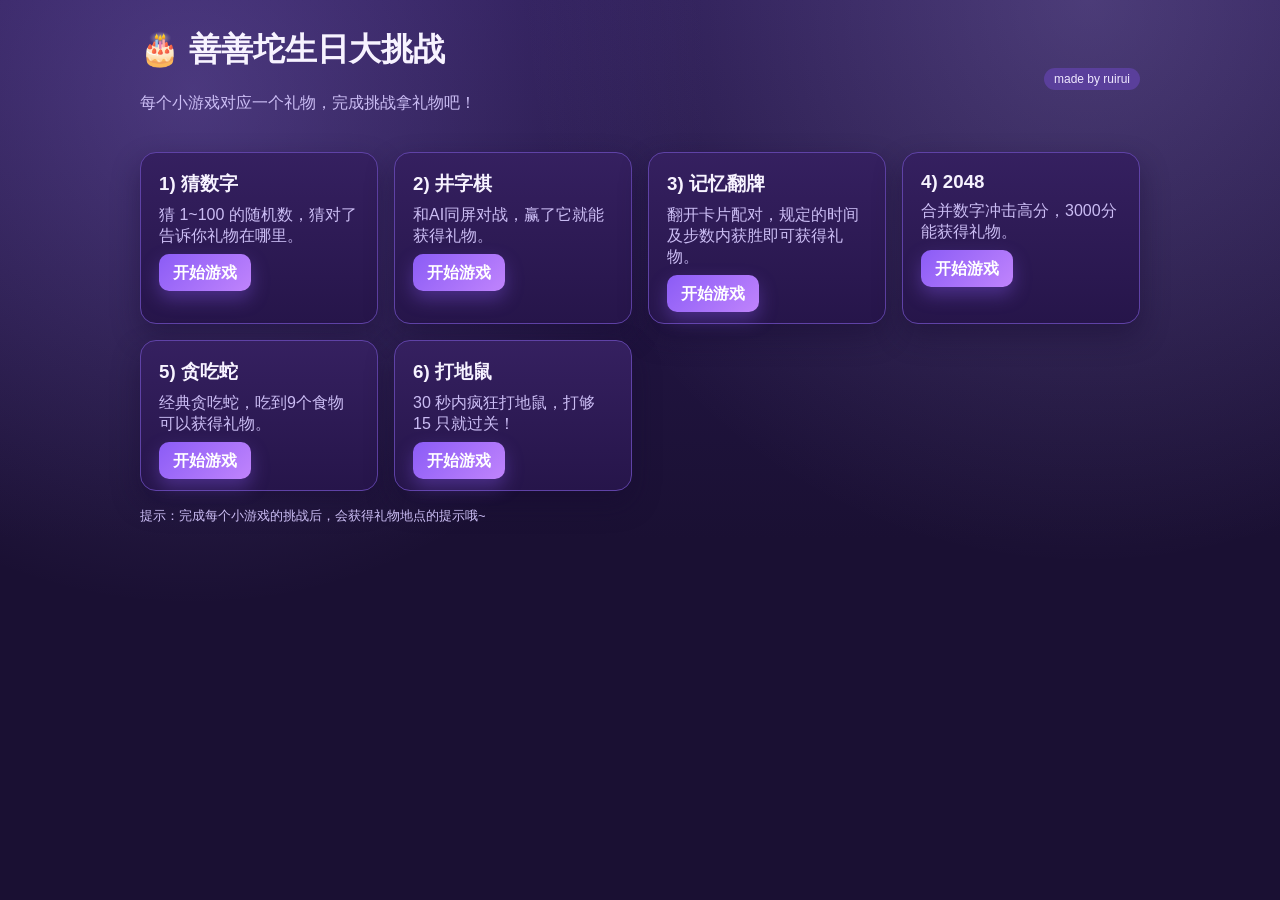
<file: index.html>
<!doctype html>
<html lang="zh-CN">
  <head>
    <meta charset="UTF-8" />
    <meta name="viewport" content="width=device-width, initial-scale=1.0" />
    <title>善善坨生日礼物大挑战</title>
    <link rel="stylesheet" href="./styles.css" />
  </head>
  <body>
    <div class="container">
      <div class="topbar">
        <div>
          <h1>🎂 善善坨生日大挑战</h1>
          <p class="subtitle">每个小游戏对应一个礼物，完成挑战拿礼物吧！</p>
        </div>
        <span class="badge">made by ruirui</span>
      </div>

      <div class="grid">
        <div class="card">
          <h3>1) 猜数字</h3>
          <p>猜 1~100 的随机数，猜对了告诉你礼物在哪里。</p>
          <a class="link-btn" href="./game1-guess-number.html">开始游戏</a>
        </div>

        <div class="card">
          <h3>2) 井字棋</h3>
          <p>和AI同屏对战，赢了它就能获得礼物。</p>
          <a class="link-btn" href="./game2-tic-tac-toe.html">开始游戏</a>
        </div>

        <div class="card">
          <h3>3) 记忆翻牌</h3>
          <p>翻开卡片配对，规定的时间及步数内获胜即可获得礼物。</p>
          <a class="link-btn" href="./game3-memory.html">开始游戏</a>
        </div>

        <div class="card">
          <h3>4) 2048</h3>
          <p>合并数字冲击高分，3000分能获得礼物。</p>
          <a class="link-btn" href="./game4-2048.html">开始游戏</a>
        </div>

        <div class="card">
          <h3>5) 贪吃蛇</h3>
          <p>经典贪吃蛇，吃到9个食物可以获得礼物。</p>
          <a class="link-btn" href="./game5-snake.html">开始游戏</a>
        </div>

        <div class="card">
          <h3>6) 打地鼠</h3>
          <p>30 秒内疯狂打地鼠，打够 15 只就过关！</p>
          <a class="link-btn" href="./game6-reaction.html">开始游戏</a>
        </div>
      </div>

      <p class="footer-note">提示：完成每个小游戏的挑战后，会获得礼物地点的提示哦~</p>
    </div>
  </body>
</html>
</file>
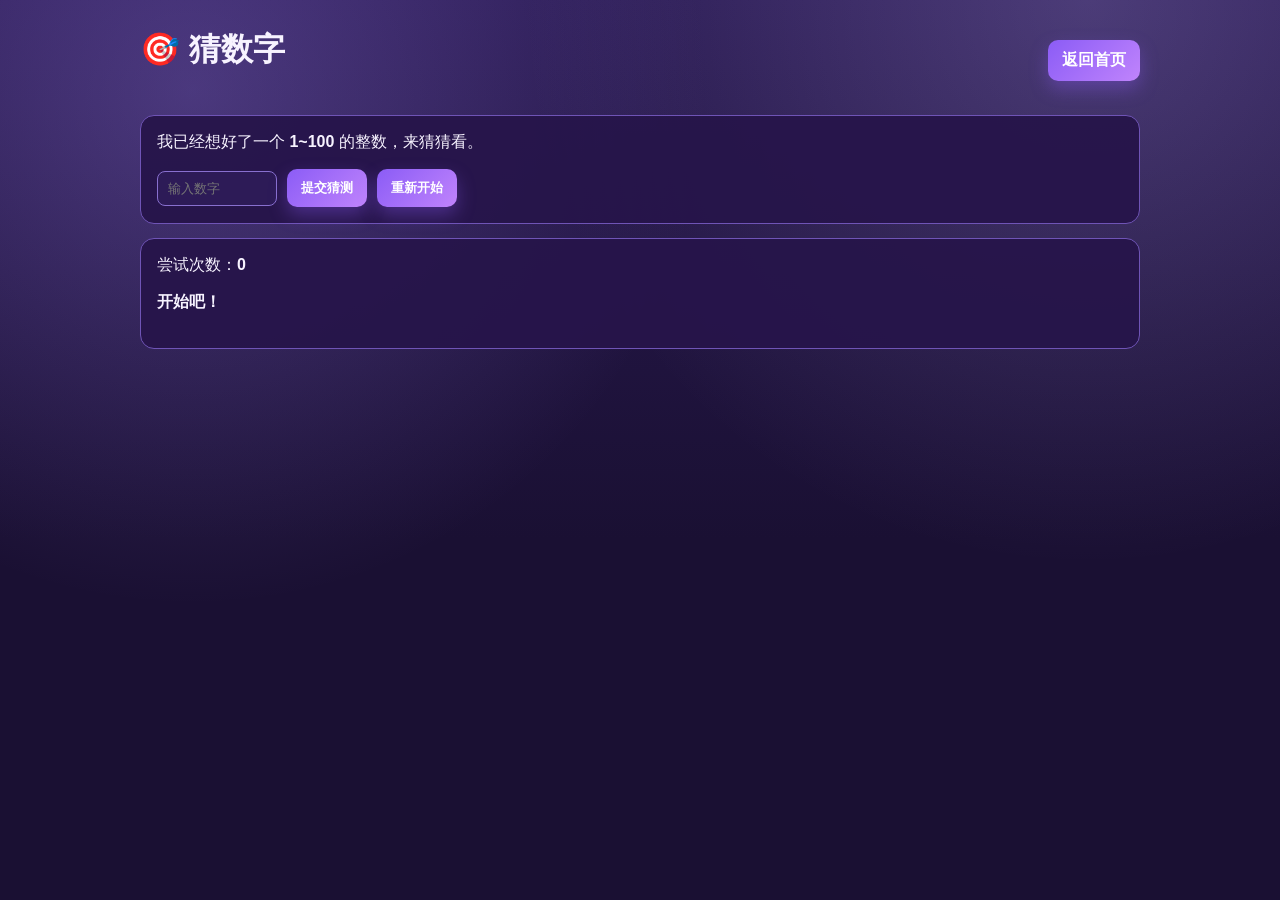
<file: game1-guess-number.html>
<!doctype html>
<html lang="zh-CN">
  <head>
    <meta charset="UTF-8" />
    <meta name="viewport" content="width=device-width, initial-scale=1.0" />
    <title>猜数字</title>
    <link rel="stylesheet" href="./styles.css" />
    <style>
      .gift-modal {
        position: fixed;
        inset: 0;
        background: rgba(10, 6, 24, 0.65);
        display: none;
        align-items: center;
        justify-content: center;
        padding: 16px;
        z-index: 999;
      }
      .gift-modal.show { display: flex; }
      .gift-modal-card {
        width: min(460px, 92vw);
        background: linear-gradient(180deg, #3b246d 0%, #26154a 100%);
        border: 1px solid #8d70d6;
        border-radius: 16px;
        padding: 20px;
        box-shadow: 0 16px 40px rgba(18, 10, 40, 0.45);
      }
      .gift-modal-card h3 { margin-bottom: 10px; }
      .gift-modal-card p { color: #e9ddff; line-height: 1.7; }
      .gift-modal-card .hint { color: #cbbdf4; font-size: 14px; }
    </style>
  </head>
  <body>
    <div class="container">
      <div class="topbar">
        <h1>🎯 猜数字</h1>
        <a class="link-btn" href="./index.html">返回首页</a>
      </div>

      <div class="panel">
        <p>我已经想好了一个 <strong>1~100</strong> 的整数，来猜猜看。</p>
        <div class="row">
          <input id="guessInput" type="number" min="1" max="100" placeholder="输入数字" />
          <button id="guessBtn">提交猜测</button>
          <button id="restartBtn">重新开始</button>
        </div>
      </div>

      <div class="panel">
        <p>尝试次数：<strong id="count">0</strong></p>
        <p class="status" id="message">开始吧！</p>
      </div>
    </div>

    <!-- 礼物弹窗 -->
    <div id="giftModal" class="gift-modal" role="dialog" aria-modal="true">
      <div class="gift-modal-card">
        <h3>🎁 挑战成功！</h3>
        <p>你猜对了！礼物藏在：<strong>【北门】</strong>，快去找找看 ❤️</p>
        <p class="hint">提示：鞋柜</p>
        <button id="closeModalBtn">我知道啦</button>
      </div>
    </div>

    <script>
      let target = Math.floor(Math.random() * 100) + 1;
      let count = 0;
      let finished = false;

      const guessInput = document.getElementById('guessInput');
      const guessBtn = document.getElementById('guessBtn');
      const restartBtn = document.getElementById('restartBtn');
      const countEl = document.getElementById('count');
      const messageEl = document.getElementById('message');
      const giftModalEl = document.getElementById('giftModal');
      const closeModalBtn = document.getElementById('closeModalBtn');

      function showGiftModal() { giftModalEl.classList.add('show'); }
      function hideGiftModal() { giftModalEl.classList.remove('show'); }

      function setMessage(text, cls) {
        messageEl.textContent = text;
        messageEl.className = 'status ' + (cls || '');
      }

      function guess() {
        if (finished) return;

        const value = Number(guessInput.value);
        if (!value || value < 1 || value > 100) {
          setMessage('请输入 1~100 的有效数字。', 'warning');
          return;
        }

        count += 1;
        countEl.textContent = String(count);

        if (value === target) {
          setMessage('恭喜你猜对了！🎉', 'success');
          finished = true;
          showGiftModal();
          return;
        }

        if (value < target) {
          setMessage('小了，再试试。', 'warning');
        } else {
          setMessage('大了，再试试。', 'warning');
        }
      }

      function restart() {
        target = Math.floor(Math.random() * 100) + 1;
        count = 0;
        finished = false;
        countEl.textContent = '0';
        guessInput.value = '';
        setMessage('已重置，继续挑战！', '');
        hideGiftModal();
        guessInput.focus();
      }

      guessBtn.addEventListener('click', guess);
      restartBtn.addEventListener('click', restart);
      closeModalBtn.addEventListener('click', hideGiftModal);
      giftModalEl.addEventListener('click', e => {
        if (e.target === giftModalEl) hideGiftModal();
      });
      guessInput.addEventListener('keydown', (e) => {
        if (e.key === 'Enter') guess();
      });
    </script>
  </body>
</html>
</file>
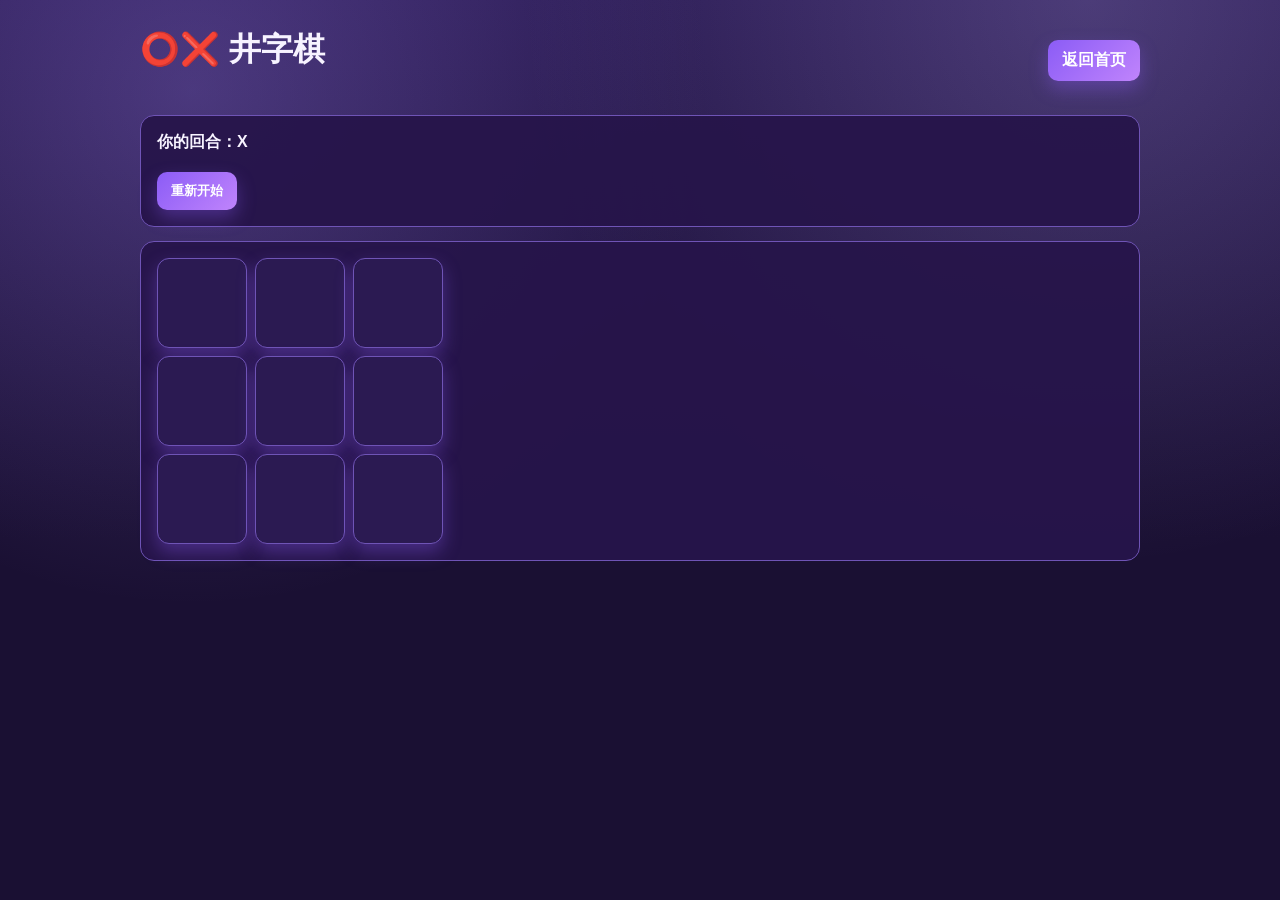
<file: game2-tic-tac-toe.html>
<!doctype html>
<html lang="zh-CN">
  <head>
    <meta charset="UTF-8" />
    <meta name="viewport" content="width=device-width, initial-scale=1.0" />
    <title>井字棋</title>
    <link rel="stylesheet" href="./styles.css" />
    <style>
      .ttt-board {
        grid-template-columns: repeat(3, 90px);
      }

      .cell {
        width: 90px;
        height: 90px;
        font-size: 42px;
        font-weight: 700;
        border-radius: 12px;
        border: 1px solid #6f54b6;
        background: #2b1a52;
        color: #fff;
      }

      .cell:disabled {
        opacity: 0.7;
        cursor: not-allowed;
      }

      .gift-modal {
        position: fixed;
        inset: 0;
        background: rgba(10, 6, 24, 0.65);
        display: none;
        align-items: center;
        justify-content: center;
        padding: 16px;
        z-index: 999;
      }

      .gift-modal.show {
        display: flex;
      }

      .gift-modal-card {
        width: min(460px, 92vw);
        background: linear-gradient(180deg, #3b246d 0%, #26154a 100%);
        border: 1px solid #8d70d6;
        border-radius: 16px;
        padding: 20px;
        box-shadow: 0 16px 40px rgba(18, 10, 40, 0.45);
      }

      .gift-modal-card h3 {
        margin-bottom: 10px;
      }

      .gift-modal-card p {
        color: #e9ddff;
        line-height: 1.7;
      }

      .gift-modal-card .hint {
        color: #cbbdf4;
        font-size: 14px;
      }
    </style>
  </head>
  <body>
    <div class="container">
      <div class="topbar">
        <h1>⭕❌ 井字棋</h1>
        <a class="link-btn" href="./index.html">返回首页</a>
      </div>

      <div class="panel">
        <p id="status" class="status">你的回合：X</p>
        <button id="resetBtn">重新开始</button>
      </div>

      <div class="panel">
        <div id="board" class="board ttt-board"></div>
      </div>
    </div>

    <div id="giftModal" class="gift-modal" role="dialog" aria-modal="true" aria-labelledby="giftTitle">
      <div class="gift-modal-card">
        <h3 id="giftTitle">🎁 挑战成功！</h3>
        <p>
          宝宝你太厉害啦，礼物藏在：
          <strong>【客厅】</strong>
          ，快去找找看 ❤️
        </p>
        <p class="hint">提示：霸蛮。</p>
        <button id="closeModalBtn">我知道啦</button>
      </div>
    </div>

    <script>
      const boardEl = document.getElementById('board');
      const statusEl = document.getElementById('status');
      const resetBtn = document.getElementById('resetBtn');
      const giftModalEl = document.getElementById('giftModal');
      const closeModalBtn = document.getElementById('closeModalBtn');

      const HUMAN = 'X';
      const AI = 'O';

      let board = Array(9).fill('');
      let ended = false;
      let waitingAI = false;

      const lines = [
        [0, 1, 2],
        [3, 4, 5],
        [6, 7, 8],
        [0, 3, 6],
        [1, 4, 7],
        [2, 5, 8],
        [0, 4, 8],
        [2, 4, 6]
      ];

      function checkWinner() {
        for (const [a, b, c] of lines) {
          if (board[a] && board[a] === board[b] && board[b] === board[c]) {
            return board[a];
          }
        }
        if (board.every(Boolean)) return 'draw';
        return null;
      }

      function updateStatus(text, type = 'status') {
        statusEl.textContent = text;
        statusEl.className = type;
      }

      function showGiftModal() {
        giftModalEl.classList.add('show');
      }

      function hideGiftModal() {
        giftModalEl.classList.remove('show');
      }

      function render() {
        boardEl.innerHTML = '';
        board.forEach((v, i) => {
          const btn = document.createElement('button');
          btn.className = 'cell';
          btn.textContent = v;
          btn.disabled = Boolean(v) || ended || waitingAI;
          btn.addEventListener('click', () => humanMove(i));
          boardEl.appendChild(btn);
        });
      }

      function finishGame(result) {
        ended = true;
        waitingAI = false;
        if (result === HUMAN) {
          updateStatus('你赢了！太棒啦 🎉', 'status success');
          showGiftModal();
        } else if (result === AI) {
          updateStatus('电脑赢了，再来一局！', 'status danger');
        } else {
          updateStatus('平局！差一点就赢了～', 'status warning');
        }
        render();
      }

      function aiChooseMove() {
        const empty = board
          .map((v, i) => (v ? -1 : i))
          .filter(i => i !== -1);

        const AI_BLOCK_CHANCE = 0.55;
        const AI_RANDOM_CHANCE = 0.25;

        const findCriticalMove = target => {
          for (const [a, b, c] of lines) {
            const line = [board[a], board[b], board[c]];
            if (line.filter(v => v === target).length === 2 && line.includes('')) {
              return [a, b, c][line.indexOf('')];
            }
          }
          return undefined;
        };

        const winMove = findCriticalMove(AI);
        if (winMove !== undefined) return winMove;

        const blockMove = findCriticalMove(HUMAN);
        if (blockMove !== undefined && Math.random() < AI_BLOCK_CHANCE) {
          return blockMove;
        }

        if (Math.random() < AI_RANDOM_CHANCE) {
          return empty[Math.floor(Math.random() * empty.length)];
        }

        if (board[4] === '') return 4;

        const corners = [0, 2, 6, 8].filter(i => board[i] === '');
        if (corners.length) {
          return corners[Math.floor(Math.random() * corners.length)];
        }

        return empty[Math.floor(Math.random() * empty.length)];
      }

      function aiMove() {
        if (ended) return;
        const idx = aiChooseMove();
        if (idx === undefined) return;
        board[idx] = AI;

        const result = checkWinner();
        if (result) {
          finishGame(result);
          return;
        }

        waitingAI = false;
        updateStatus('你的回合：X');
        render();
      }

      function humanMove(i) {
        if (ended || waitingAI || board[i]) return;

        board[i] = HUMAN;
        const result = checkWinner();
        if (result) {
          finishGame(result);
          return;
        }

        waitingAI = true;
        updateStatus('电脑思考中…');
        render();
        setTimeout(aiMove, 420);
      }

      function reset() {
        board = Array(9).fill('');
        ended = false;
        waitingAI = false;
        hideGiftModal();
        updateStatus('你的回合：X');
        render();
      }

      closeModalBtn.addEventListener('click', hideGiftModal);
      giftModalEl.addEventListener('click', e => {
        if (e.target === giftModalEl) hideGiftModal();
      });
      resetBtn.addEventListener('click', reset);
      reset();
    </script>
  </body>
</html>
</file>
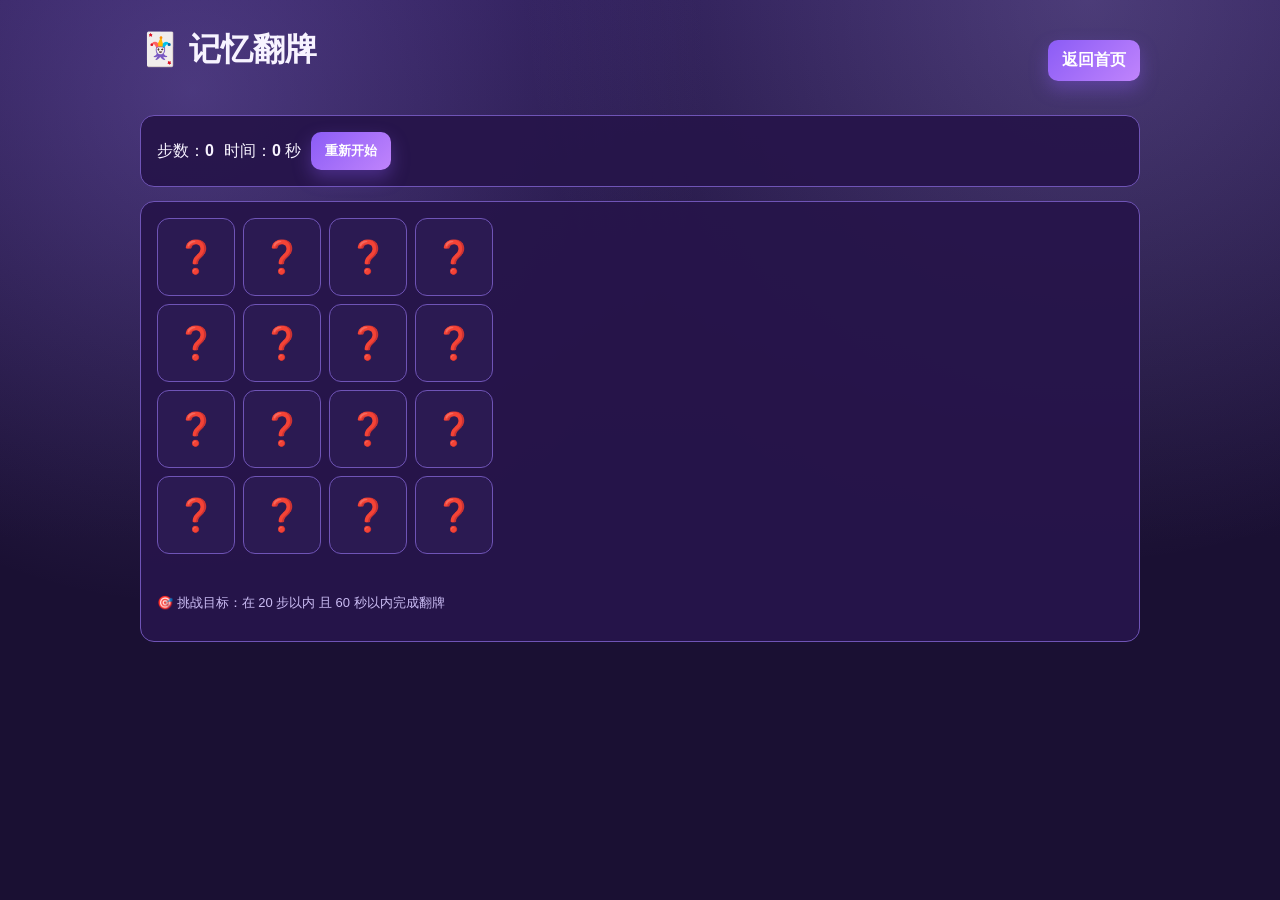
<file: game3-memory.html>
<!doctype html>
<html lang="zh-CN">
  <head>
    <meta charset="UTF-8" />
    <meta name="viewport" content="width=device-width, initial-scale=1.0" />
    <title>记忆翻牌</title>
    <link rel="stylesheet" href="./styles.css" />
    <style>
      .memory-board {
        grid-template-columns: repeat(4, 78px);
      }

      .memory-card {
        width: 78px;
        height: 78px;
        border-radius: 12px;
        border: 1px solid #6f54b6;
        background: #2b1a52;
        color: #fff;
        font-size: 32px;
        display: flex;
        justify-content: center;
        align-items: center;
        cursor: pointer;
        user-select: none;
      }

      .memory-card.open,
      .memory-card.matched {
        background: #6d4bc3;
      }

      .memory-card.matched {
        outline: 2px solid #d8b4fe;
      }

      .gift-modal {
        position: fixed;
        inset: 0;
        background: rgba(10, 6, 24, 0.65);
        display: none;
        align-items: center;
        justify-content: center;
        padding: 16px;
        z-index: 999;
      }
      .gift-modal.show { display: flex; }
      .gift-modal-card {
        width: min(460px, 92vw);
        background: linear-gradient(180deg, #3b246d 0%, #26154a 100%);
        border: 1px solid #8d70d6;
        border-radius: 16px;
        padding: 20px;
        box-shadow: 0 16px 40px rgba(18, 10, 40, 0.45);
      }
      .gift-modal-card h3 { margin-bottom: 10px; }
      .gift-modal-card p { color: #e9ddff; line-height: 1.7; }
      .gift-modal-card .hint { color: #cbbdf4; font-size: 14px; }
    </style>
  </head>
  <body>
    <div class="container">
      <div class="topbar">
        <h1>🃏 记忆翻牌</h1>
        <a class="link-btn" href="./index.html">返回首页</a>
      </div>

      <div class="panel row">
        <span>步数：<strong id="steps">0</strong></span>
        <span>时间：<strong id="time">0</strong> 秒</span>
        <button id="restartBtn">重新开始</button>
      </div>

      <div class="panel">
        <div id="board" class="board memory-board"></div>
        <p id="status" class="status"></p>
        <p class="footer-note">🎯 挑战目标：在 20 步以内 且 60 秒以内完成翻牌</p>
      </div>
    </div>

    <!-- 礼物弹窗 -->
    <div id="giftModal" class="gift-modal" role="dialog" aria-modal="true">
      <div class="gift-modal-card">
        <h3>🎁 挑战成功！</h3>
        <p>翻牌小能手！礼物藏在：<strong>【一楼猫猫】</strong>，快去找找看 ❤️</p>
        <p class="hint">提示：问问小南瓜</p>
        <button id="closeModalBtn">我知道啦</button>
      </div>
    </div>

    <script>
      const icons = ['🍎', '🍌', '🍇', '🍒', '🍉', '🍍', '🥝', '🍑'];
      const boardEl = document.getElementById('board');
      const stepsEl = document.getElementById('steps');
      const timeEl = document.getElementById('time');
      const statusEl = document.getElementById('status');
      const restartBtn = document.getElementById('restartBtn');
      const giftModalEl = document.getElementById('giftModal');
      const closeModalBtn = document.getElementById('closeModalBtn');

      const MAX_STEPS = 20;
      const MAX_SECONDS = 60;

      let cards = [];
      let first = null;
      let lock = false;
      let steps = 0;
      let matched = 0;
      let seconds = 0;
      let timer = null;

      function shuffle(arr) {
        for (let i = arr.length - 1; i > 0; i--) {
          const j = Math.floor(Math.random() * (i + 1));
          [arr[i], arr[j]] = [arr[j], arr[i]];
        }
        return arr;
      }

      function startTimer() {
        if (timer) return;
        timer = setInterval(() => {
          seconds += 1;
          timeEl.textContent = String(seconds);
        }, 1000);
      }

      function stopTimer() {
        clearInterval(timer);
        timer = null;
      }

      function render() {
        boardEl.innerHTML = '';
        cards.forEach((card, index) => {
          const div = document.createElement('div');
          div.className = `memory-card ${card.open ? 'open' : ''} ${card.matched ? 'matched' : ''}`;
          div.textContent = card.open || card.matched ? card.icon : '❓';
          div.addEventListener('click', () => flip(index));
          boardEl.appendChild(div);
        });
      }

      function flip(index) {
        const c = cards[index];
        if (lock || c.open || c.matched) return;

        startTimer();
        c.open = true;
        render();

        if (!first) {
          first = index;
          return;
        }

        steps += 1;
        stepsEl.textContent = String(steps);

        const a = cards[first];
        const b = c;

        if (a.icon === b.icon) {
          a.matched = true;
          b.matched = true;
          first = null;
          matched += 1;
          if (matched === icons.length) {
            stopTimer();
            if (steps <= MAX_STEPS && seconds <= MAX_SECONDS) {
              statusEl.textContent = `通关！你用了 ${steps} 步，耗时 ${seconds} 秒。挑战成功 🎉`;
              statusEl.className = 'status success';
              giftModalEl.classList.add('show');
            } else {
              statusEl.textContent = `通关！你用了 ${steps} 步，耗时 ${seconds} 秒。未达成挑战目标，再试一次吧～`;
              statusEl.className = 'status warning';
            }
          }
          render();
        } else {
          lock = true;
          setTimeout(() => {
            a.open = false;
            b.open = false;
            first = null;
            lock = false;
            render();
          }, 700);
        }
      }

      function init() {
        stopTimer();
        const deck = shuffle([...icons, ...icons]);
        cards = deck.map((icon) => ({ icon, open: false, matched: false }));
        first = null;
        lock = false;
        steps = 0;
        matched = 0;
        seconds = 0;
        stepsEl.textContent = '0';
        timeEl.textContent = '0';
        statusEl.textContent = '';
        statusEl.className = 'status';
        giftModalEl.classList.remove('show');
        render();
      }

      restartBtn.addEventListener('click', init);
      closeModalBtn.addEventListener('click', () => giftModalEl.classList.remove('show'));
      giftModalEl.addEventListener('click', e => {
        if (e.target === giftModalEl) giftModalEl.classList.remove('show');
      });
      init();
    </script>
  </body>
</html>
</file>
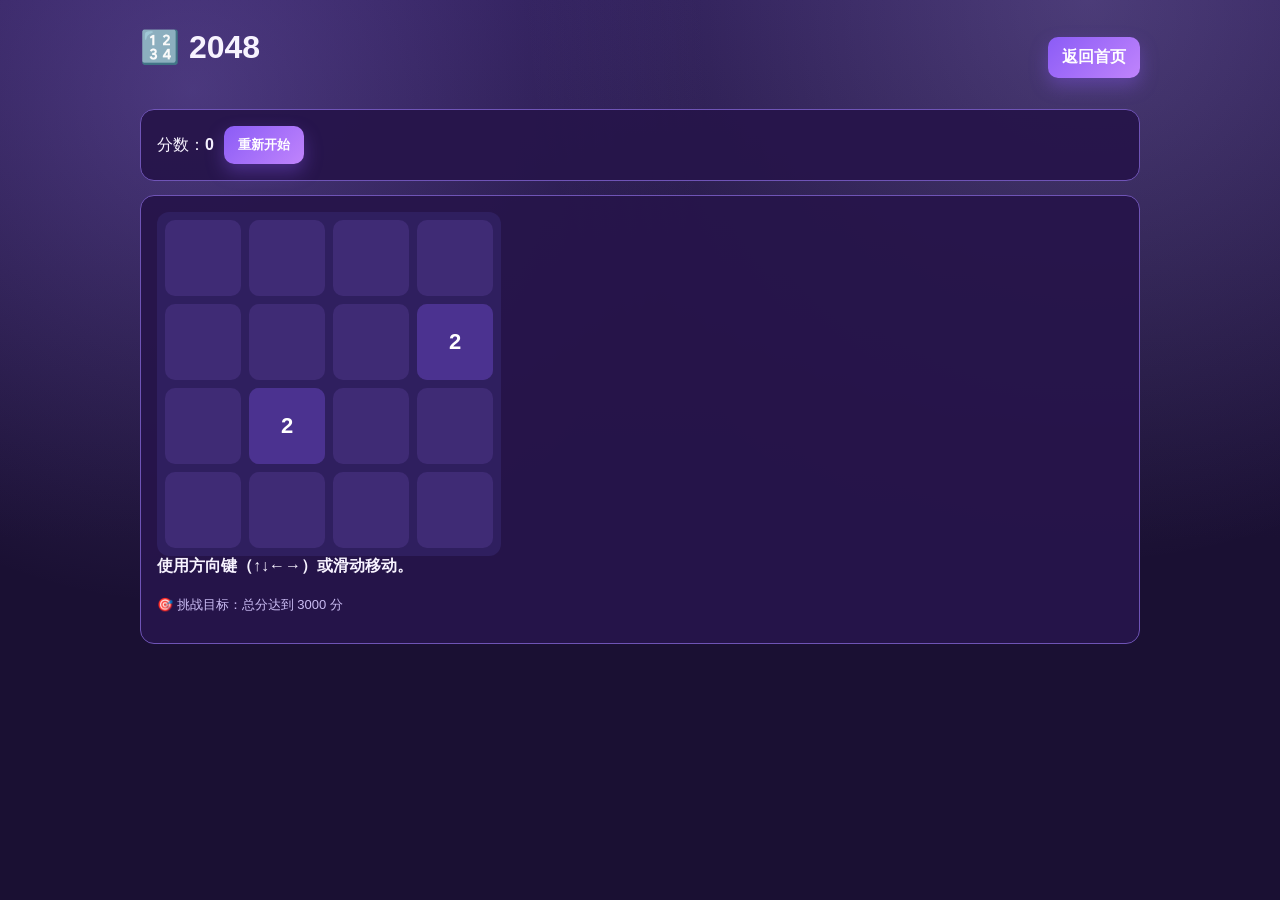
<file: game4-2048.html>
<!doctype html>
<html lang="zh-CN">
  <head>
    <meta charset="UTF-8" />
    <meta name="viewport" content="width=device-width, initial-scale=1.0" />
    <title>2048</title>
    <link rel="stylesheet" href="./styles.css" />
    <style>
      .grid2048 {
        position: relative;
        width: 344px;
        height: 344px;
        background: #2f1f5f;
        padding: 8px;
        border-radius: 12px;
      }

      /* 底层空位背景格子 */
      .cell-bg {
        position: absolute;
        width: 76px;
        height: 76px;
        border-radius: 10px;
        background: #3f2b75;
      }

      .tile {
        position: absolute;
        width: 76px;
        height: 76px;
        border-radius: 10px;
        display: flex;
        align-items: center;
        justify-content: center;
        font-weight: 800;
        font-size: 22px;
        color: #fff;
        background: #3f2b75;
        transition: left 0.15s ease, top 0.15s ease;
        z-index: 1;
      }

      /* 新方块弹入动画 */
      .tile.tile-new {
        animation: tile-appear 0.2s ease;
      }

      @keyframes tile-appear {
        0% { transform: scale(0); opacity: 0; }
        60% { transform: scale(1.15); }
        100% { transform: scale(1); opacity: 1; }
      }

      /* 合并弹跳动画 */
      .tile.tile-merged {
        animation: tile-merge 0.2s ease;
        z-index: 2;
      }

      @keyframes tile-merge {
        0% { transform: scale(1); }
        40% { transform: scale(1.25); }
        100% { transform: scale(1); }
      }

      .gift-modal {
        position: fixed;
        inset: 0;
        background: rgba(10, 6, 24, 0.65);
        display: none;
        align-items: center;
        justify-content: center;
        padding: 16px;
        z-index: 999;
      }
      .gift-modal.show { display: flex; }
      .gift-modal-card {
        width: min(460px, 92vw);
        background: linear-gradient(180deg, #3b246d 0%, #26154a 100%);
        border: 1px solid #8d70d6;
        border-radius: 16px;
        padding: 20px;
        box-shadow: 0 16px 40px rgba(18, 10, 40, 0.45);
      }
      .gift-modal-card h3 { margin-bottom: 10px; }
      .gift-modal-card p { color: #e9ddff; line-height: 1.7; }
      .gift-modal-card .hint { color: #cbbdf4; font-size: 14px; }
    </style>
  </head>
  <body>
    <div class="container">
      <div class="topbar">
        <h1>🔢 2048</h1>
        <a class="link-btn" href="./index.html">返回首页</a>
      </div>

      <div class="panel row">
        <span>分数：<strong id="score">0</strong></span>
        <button id="restartBtn">重新开始</button>
      </div>

      <div class="panel">
        <div id="grid" class="grid2048"></div>
        <p id="status" class="status">使用方向键（↑↓←→）移动。</p>
        <p class="footer-note">🎯 挑战目标：总分达到 3000 分</p>
      </div>
    </div>

    <!-- 礼物弹窗 -->
    <div id="giftModal" class="gift-modal" role="dialog" aria-modal="true">
      <div class="gift-modal-card">
        <h3>🎁 挑战成功！</h3>
        <p>2048大师！礼物藏在：<strong>【餐厅】</strong>，快去找找看 ❤️</p>
        <p class="hint">提示：火锅</p>
        <button id="closeModalBtn">我知道啦</button>
      </div>
    </div>

    <script>
      const gridEl = document.getElementById('grid');
      const scoreEl = document.getElementById('score');
      const statusEl = document.getElementById('status');
      const restartBtn = document.getElementById('restartBtn');
      const giftModalEl = document.getElementById('giftModal');
      const closeModalBtn = document.getElementById('closeModalBtn');

      const CHALLENGE_SCORE = 3000;
      const CELL_SIZE = 76;
      const GAP = 8;
      const ANIM_DURATION = 150; // 与 CSS transition 时长一致

      let board = [];     // 4x4 数值矩阵
      let score = 0;
      let ended = false;
      let animating = false; // 防止动画期间重复操作

      // =========== 工具函数 ===========

      function pos(rc) {
        // 根据行列算出 left / top 像素值
        return GAP + rc * (CELL_SIZE + GAP);
      }

      function colorOf(v) {
        const map = {
          0: '#3f2b75', 2: '#4b3290', 4: '#5a3ca8',
          8: '#6745ba', 16: '#7550cc', 32: '#8560dc',
          64: '#9872e8', 128: '#ad87f0', 256: '#c0a0f7',
          512: '#d2b7fb', 1024: '#e1cdfd', 2048: '#f0e5ff'
        };
        return map[v] || '#c4b5fd';
      }

      function emptyCells() {
        const cells = [];
        for (let r = 0; r < 4; r++)
          for (let c = 0; c < 4; c++)
            if (board[r][c] === 0) cells.push([r, c]);
        return cells;
      }

      // =========== 渲染 ===========

      function drawBackground() {
        // 只画一次底层灰格
        for (let r = 0; r < 4; r++) {
          for (let c = 0; c < 4; c++) {
            const bg = document.createElement('div');
            bg.className = 'cell-bg';
            bg.style.left = pos(c) + 'px';
            bg.style.top = pos(r) + 'px';
            gridEl.appendChild(bg);
          }
        }
      }

      function createTileEl(value, row, col, extra) {
        const div = document.createElement('div');
        div.className = 'tile' + (extra ? ' ' + extra : '');
        div.textContent = value === 0 ? '' : String(value);
        div.style.left = pos(col) + 'px';
        div.style.top = pos(row) + 'px';
        div.style.background = colorOf(value);
        div.style.color = value >= 128 ? '#2a1b00' : '#fff';
        return div;
      }

      function renderStatic() {
        // 清除所有方块（保留背景格）
        gridEl.querySelectorAll('.tile').forEach(el => el.remove());
        for (let r = 0; r < 4; r++) {
          for (let c = 0; c < 4; c++) {
            if (board[r][c] !== 0) {
              gridEl.appendChild(createTileEl(board[r][c], r, c));
            }
          }
        }
        scoreEl.textContent = String(score);
      }

      // =========== 核心移动逻辑（带轨迹记录） ===========

      function compressRow(row) {
        // 返回 { result, moves }
        // moves: [{ from, to, merged }]
        const moves = [];
        const filtered = [];
        const fromIdx = [];

        // 1. 去零，记录来源索引
        for (let i = 0; i < 4; i++) {
          if (row[i] !== 0) {
            fromIdx.push(i);
            filtered.push(row[i]);
          }
        }

        // 2. 合并相邻相同
        const result = [];
        const mergedFlags = [];
        let i = 0;
        let destIdx = 0;
        while (i < filtered.length) {
          if (i + 1 < filtered.length && filtered[i] === filtered[i + 1]) {
            const merged = filtered[i] * 2;
            result.push(merged);
            mergedFlags.push(true);
            moves.push({ from: fromIdx[i], to: destIdx, merged: false });
            moves.push({ from: fromIdx[i + 1], to: destIdx, merged: true });
            score += merged;
            i += 2;
          } else {
            result.push(filtered[i]);
            mergedFlags.push(false);
            moves.push({ from: fromIdx[i], to: destIdx, merged: false });
            i += 1;
          }
          destIdx++;
        }

        while (result.length < 4) result.push(0);
        return { result, moves };
      }

      // 将方向统一转换为"向左压缩"的坐标映射
      function getCoordMapper(dir) {
        // 返回 { toRow(r, c), toCol(r, c), fromRow(r, c), fromCol(r, c) }
        // 让行列在逻辑上都变成"向左"
        if (dir === 'left') return {
          getRow: (r, c) => [r, c],
          setRow: (r, c) => [r, c]
        };
        if (dir === 'right') return {
          getRow: (r, c) => [r, 3 - c],
          setRow: (r, c) => [r, 3 - c]
        };
        if (dir === 'up') return {
          getRow: (r, c) => [c, r],  // 转置：行变列
          setRow: (r, c) => [c, r]
        };
        if (dir === 'down') return {
          getRow: (r, c) => [3 - c, r],
          setRow: (r, c) => [3 - c, r]
        };
      }

      function moveBoard(dir) {
        // 返回 { moved, tileAnimations, mergedPositions, newBoard }
        const mapper = getCoordMapper(dir);
        const tileAnimations = []; // { fromR, fromC, toR, toC, value, isMerge }
        const mergedPositions = []; // { r, c, value }
        const newBoard = Array.from({ length: 4 }, () => Array(4).fill(0));
        let moved = false;

        for (let r = 0; r < 4; r++) {
          // 提取逻辑行
          const logicalRow = [];
          for (let c = 0; c < 4; c++) {
            const [br, bc] = mapper.getRow(r, c);
            logicalRow.push(board[br][bc]);
          }

          const { result, moves } = compressRow(logicalRow);

          // 写入新棋盘
          for (let c = 0; c < 4; c++) {
            const [br, bc] = mapper.setRow(r, c);
            newBoard[br][bc] = result[c];
          }

          // 记录动画轨迹
          for (const m of moves) {
            const [fromR, fromC] = mapper.setRow(r, m.from);
            const [toR, toC] = mapper.setRow(r, m.to);
            const value = board[fromR][fromC];
            if (fromR !== toR || fromC !== toC) moved = true;
            tileAnimations.push({ fromR, fromC, toR, toC, value, isMerge: m.merged });
            if (m.merged) {
              const mergeVal = result[m.to] !== undefined ? result[m.to] : value * 2;
              // 找最终合并值
              const [mR, mC] = mapper.setRow(r, m.to);
              mergedPositions.push({ r: mR, c: mC, value: newBoard[mR][mC] });
            }
          }

          // 检测是否有变化
          for (let c = 0; c < 4; c++) {
            const [br, bc] = mapper.setRow(r, c);
            if (board[br][bc] !== newBoard[br][bc]) moved = true;
          }
        }

        return { moved, tileAnimations, mergedPositions, newBoard };
      }

      // =========== 动画执行 ===========

      function animateMove(dir, callback) {
        const { moved, tileAnimations, mergedPositions, newBoard } = moveBoard(dir);

        if (!moved) {
          callback(false);
          return;
        }

        // 1. 清除旧方块
        gridEl.querySelectorAll('.tile').forEach(el => el.remove());

        // 2. 在旧位置创建方块元素，然后滑动到新位置
        const tileEls = [];
        for (const anim of tileAnimations) {
          const el = createTileEl(anim.value, anim.fromR, anim.fromC);
          gridEl.appendChild(el);
          tileEls.push({ el, anim });
        }

        // 强制重排后设置新位置触发 transition
        void gridEl.offsetHeight;

        for (const { el, anim } of tileEls) {
          el.style.left = pos(anim.toC) + 'px';
          el.style.top = pos(anim.toR) + 'px';
        }

        // 3. 动画结束后更新棋盘数据并渲染最终状态
        setTimeout(() => {
          board = newBoard;

          // 添加随机新方块
          const cells = emptyCells();
          let newTileR = -1, newTileC = -1;
          if (cells.length) {
            const [nr, nc] = cells[Math.floor(Math.random() * cells.length)];
            board[nr][nc] = Math.random() < 0.9 ? 2 : 4;
            newTileR = nr;
            newTileC = nc;
          }

          // 重新渲染
          gridEl.querySelectorAll('.tile').forEach(el => el.remove());
          for (let r = 0; r < 4; r++) {
            for (let c = 0; c < 4; c++) {
              if (board[r][c] !== 0) {
                let extra = '';
                if (r === newTileR && c === newTileC) {
                  extra = 'tile-new';
                } else if (mergedPositions.some(p => p.r === r && p.c === c)) {
                  extra = 'tile-merged';
                }
                gridEl.appendChild(createTileEl(board[r][c], r, c, extra));
              }
            }
          }
          scoreEl.textContent = String(score);
          callback(true);
        }, ANIM_DURATION + 20);
      }

      // =========== 游戏状态 ===========

      function hasMoves() {
        if (emptyCells().length) return true;
        for (let r = 0; r < 4; r++) {
          for (let c = 0; c < 4; c++) {
            const v = board[r][c];
            if (r < 3 && board[r + 1][c] === v) return true;
            if (c < 3 && board[r][c + 1] === v) return true;
          }
        }
        return false;
      }

      function checkState() {
        for (const row of board) {
          if (row.includes(2048)) {
            statusEl.textContent = '你达成 2048！继续冲高分吧！';
            statusEl.className = 'status success';
            return;
          }
        }
        if (!hasMoves()) {
          ended = true;
          if (score >= CHALLENGE_SCORE) {
            statusEl.textContent = `游戏结束，最终得分 ${score} 分，挑战成功！🎉`;
            statusEl.className = 'status success';
            giftModalEl.classList.add('show');
          } else {
            statusEl.textContent = `游戏结束，得分 ${score} 分，未达到 ${CHALLENGE_SCORE} 分，再来一局！`;
            statusEl.className = 'status danger';
          }
        }
      }

      function move(dir) {
        if (ended || animating) return;
        animating = true;

        animateMove(dir, (moved) => {
          animating = false;
          if (moved) checkState();
        });
      }

      // =========== 触摸滑动支持 ===========

      let touchStartX = 0, touchStartY = 0;

      gridEl.addEventListener('touchstart', (e) => {
        touchStartX = e.touches[0].clientX;
        touchStartY = e.touches[0].clientY;
      }, { passive: true });

      // 在游戏区域内滑动时阻止页面滚动
      gridEl.addEventListener('touchmove', (e) => {
        e.preventDefault();
      }, { passive: false });

      gridEl.addEventListener('touchend', (e) => {
        const dx = e.changedTouches[0].clientX - touchStartX;
        const dy = e.changedTouches[0].clientY - touchStartY;
        const absDx = Math.abs(dx);
        const absDy = Math.abs(dy);
        if (Math.max(absDx, absDy) < 30) return; // 太短不算滑动
        if (absDx > absDy) {
          move(dx > 0 ? 'right' : 'left');
        } else {
          move(dy > 0 ? 'down' : 'up');
        }
      }, { passive: true });

      // =========== 初始化 ===========

      function init() {
        board = Array.from({ length: 4 }, () => Array(4).fill(0));
        score = 0;
        ended = false;
        animating = false;
        statusEl.textContent = '使用方向键（↑↓←→）或滑动移动。';
        statusEl.className = 'status';
        giftModalEl.classList.remove('show');
        gridEl.innerHTML = '';
        drawBackground();
        addRandomTile();
        addRandomTile();
        renderStatic();
      }

      function addRandomTile() {
        const cells = emptyCells();
        if (!cells.length) return;
        const [r, c] = cells[Math.floor(Math.random() * cells.length)];
        board[r][c] = Math.random() < 0.9 ? 2 : 4;
      }

      document.addEventListener('keydown', (e) => {
        const map = {
          ArrowLeft: 'left', ArrowRight: 'right',
          ArrowUp: 'up', ArrowDown: 'down'
        };
        const dir = map[e.key];
        if (!dir) return;
        e.preventDefault();
        move(dir);
      });

      restartBtn.addEventListener('click', init);
      closeModalBtn.addEventListener('click', () => giftModalEl.classList.remove('show'));
      giftModalEl.addEventListener('click', e => {
        if (e.target === giftModalEl) giftModalEl.classList.remove('show');
      });
      init();
    </script>
  </body>
</html>
</file>
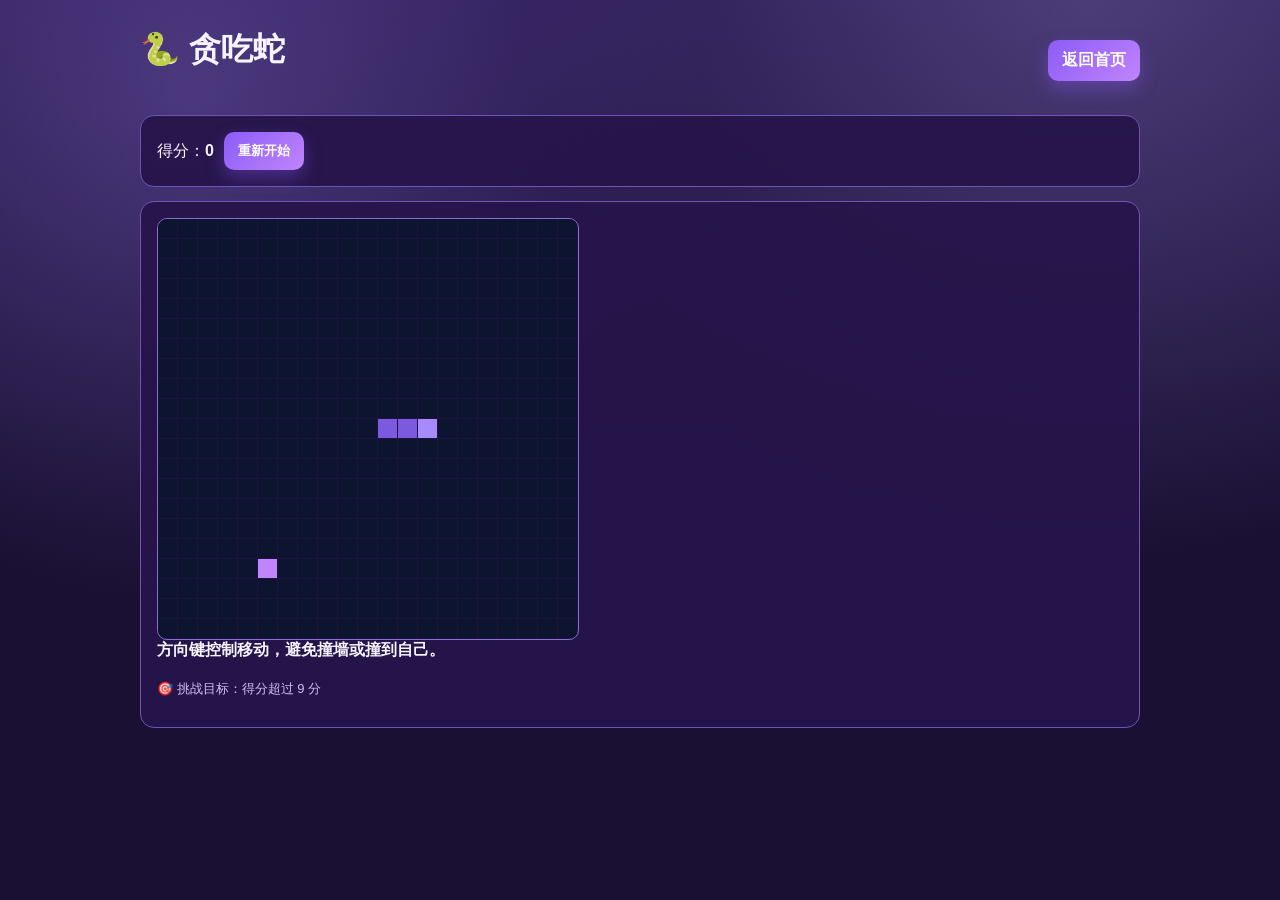
<file: game5-snake.html>
<!doctype html>
<html lang="zh-CN">
  <head>
    <meta charset="UTF-8" />
    <meta name="viewport" content="width=device-width, initial-scale=1.0" />
    <title>贪吃蛇</title>
    <link rel="stylesheet" href="./styles.css" />
    <style>
      .gift-modal {
        position: fixed;
        inset: 0;
        background: rgba(10, 6, 24, 0.65);
        display: none;
        align-items: center;
        justify-content: center;
        padding: 16px;
        z-index: 999;
      }
      .gift-modal.show { display: flex; }
      .gift-modal-card {
        width: min(460px, 92vw);
        background: linear-gradient(180deg, #3b246d 0%, #26154a 100%);
        border: 1px solid #8d70d6;
        border-radius: 16px;
        padding: 20px;
        box-shadow: 0 16px 40px rgba(18, 10, 40, 0.45);
      }
      .gift-modal-card h3 { margin-bottom: 10px; }
      .gift-modal-card p { color: #e9ddff; line-height: 1.7; }
      .gift-modal-card .hint { color: #cbbdf4; font-size: 14px; }
    </style>
  </head>
  <body>
    <div class="container">
      <div class="topbar">
        <h1>🐍 贪吃蛇</h1>
        <a class="link-btn" href="./index.html">返回首页</a>
      </div>

      <div class="panel row">
        <span>得分：<strong id="score">0</strong></span>
        <button id="restartBtn">重新开始</button>
      </div>

      <div class="panel">
        <canvas id="canvas" width="420" height="420"></canvas>
        <p id="status" class="status">方向键控制移动，避免撞墙或撞到自己。</p>
        <p class="footer-note">🎯 挑战目标：得分超过 9 分</p>
      </div>
    </div>

    <!-- 礼物弹窗 -->
    <div id="giftModal" class="gift-modal" role="dialog" aria-modal="true">
      <div class="gift-modal-card">
        <h3>🎁 挑战成功！</h3>
        <p>贪吃蛇高手！礼物藏在：<strong>【厨房】</strong>，快去找找看 ❤️</p>
        <p class="hint">提示：抬头</p>
        <button id="closeModalBtn">我知道啦</button>
      </div>
    </div>

    <script>
      const canvas = document.getElementById('canvas');
      const ctx = canvas.getContext('2d');
      const scoreEl = document.getElementById('score');
      const statusEl = document.getElementById('status');
      const restartBtn = document.getElementById('restartBtn');
      const giftModalEl = document.getElementById('giftModal');
      const closeModalBtn = document.getElementById('closeModalBtn');

      const CHALLENGE_SCORE = 9;

      const size = 21;
      const cell = 20;
      let snake = [];
      let dir = { x: 1, y: 0 };
      let nextDir = { x: 1, y: 0 };
      let food = { x: 10, y: 10 };
      let score = 0;
      let timer = null;
      let ended = false;

      function placeFood() {
        while (true) {
          const x = Math.floor(Math.random() * size);
          const y = Math.floor(Math.random() * size);
          if (!snake.some((s) => s.x === x && s.y === y)) {
            food = { x, y };
            return;
          }
        }
      }

      function drawCell(x, y, color) {
        ctx.fillStyle = color;
        ctx.fillRect(x * cell, y * cell, cell - 1, cell - 1);
      }

      function render() {
        ctx.clearRect(0, 0, canvas.width, canvas.height);
        for (let x = 0; x < size; x++) {
          for (let y = 0; y < size; y++) {
            drawCell(x, y, '#0d1430');
          }
        }

        drawCell(food.x, food.y, '#c084fc');
        snake.forEach((part, i) => drawCell(part.x, part.y, i === 0 ? '#a78bfa' : '#7c5ae0'));
      }

      function step() {
        if (ended) return;

        dir = nextDir;
        const head = { x: snake[0].x + dir.x, y: snake[0].y + dir.y };

        if (head.x < 0 || head.x >= size || head.y < 0 || head.y >= size) {
          gameOver('撞墙了，游戏结束。');
          return;
        }

        if (snake.some((s) => s.x === head.x && s.y === head.y)) {
          gameOver('撞到自己了，游戏结束。');
          return;
        }

        snake.unshift(head);

        if (head.x === food.x && head.y === food.y) {
          score += 1;
          scoreEl.textContent = String(score);
          placeFood();
        } else {
          snake.pop();
        }

        render();
      }

      function gameOver(text) {
        ended = true;
        clearInterval(timer);
        if (score > CHALLENGE_SCORE) {
          statusEl.textContent = `${text} 最终得分 ${score} 分，挑战成功！🎉`;
          statusEl.className = 'status success';
          giftModalEl.classList.add('show');
        } else {
          statusEl.textContent = `${text} 得分 ${score} 分，需要超过 ${CHALLENGE_SCORE} 分才能通关哦～`;
          statusEl.className = 'status danger';
        }
      }

      function init() {
        clearInterval(timer);
        snake = [
          { x: 5, y: 10 },
          { x: 4, y: 10 },
          { x: 3, y: 10 }
        ];
        dir = { x: 1, y: 0 };
        nextDir = { x: 1, y: 0 };
        score = 0;
        ended = false;
        scoreEl.textContent = '0';
        statusEl.textContent = '方向键控制移动，避免撞墙或撞到自己。';
        statusEl.className = 'status';
        giftModalEl.classList.remove('show');
        placeFood();
        render();
        timer = setInterval(step, 120);
      }

      document.addEventListener('keydown', (e) => {
        const map = {
          ArrowUp: { x: 0, y: -1 },
          ArrowDown: { x: 0, y: 1 },
          ArrowLeft: { x: -1, y: 0 },
          ArrowRight: { x: 1, y: 0 }
        };
        const d = map[e.key];
        if (!d) return;
        e.preventDefault();
        if (d.x === -dir.x && d.y === -dir.y) return;
        nextDir = d;
      });

      // =========== 触摸滑动支持 ===========
      let touchStartX = 0, touchStartY = 0;

      canvas.addEventListener('touchstart', (e) => {
        touchStartX = e.touches[0].clientX;
        touchStartY = e.touches[0].clientY;
      }, { passive: true });

      // 在游戏区域内滑动时阻止页面滚动
      canvas.addEventListener('touchmove', (e) => {
        e.preventDefault();
      }, { passive: false });

      canvas.addEventListener('touchend', (e) => {
        const dx = e.changedTouches[0].clientX - touchStartX;
        const dy = e.changedTouches[0].clientY - touchStartY;
        const absDx = Math.abs(dx);
        const absDy = Math.abs(dy);
        if (Math.max(absDx, absDy) < 30) return; // 滑动距离太短不响应
        let d;
        if (absDx > absDy) {
          d = dx > 0 ? { x: 1, y: 0 } : { x: -1, y: 0 };
        } else {
          d = dy > 0 ? { x: 0, y: 1 } : { x: 0, y: -1 };
        }
        // 不允许反向
        if (d.x === -dir.x && d.y === -dir.y) return;
        nextDir = d;
      }, { passive: true });

      restartBtn.addEventListener('click', init);
      closeModalBtn.addEventListener('click', () => giftModalEl.classList.remove('show'));
      giftModalEl.addEventListener('click', e => {
        if (e.target === giftModalEl) giftModalEl.classList.remove('show');
      });
      init();
    </script>
  </body>
</html>
</file>
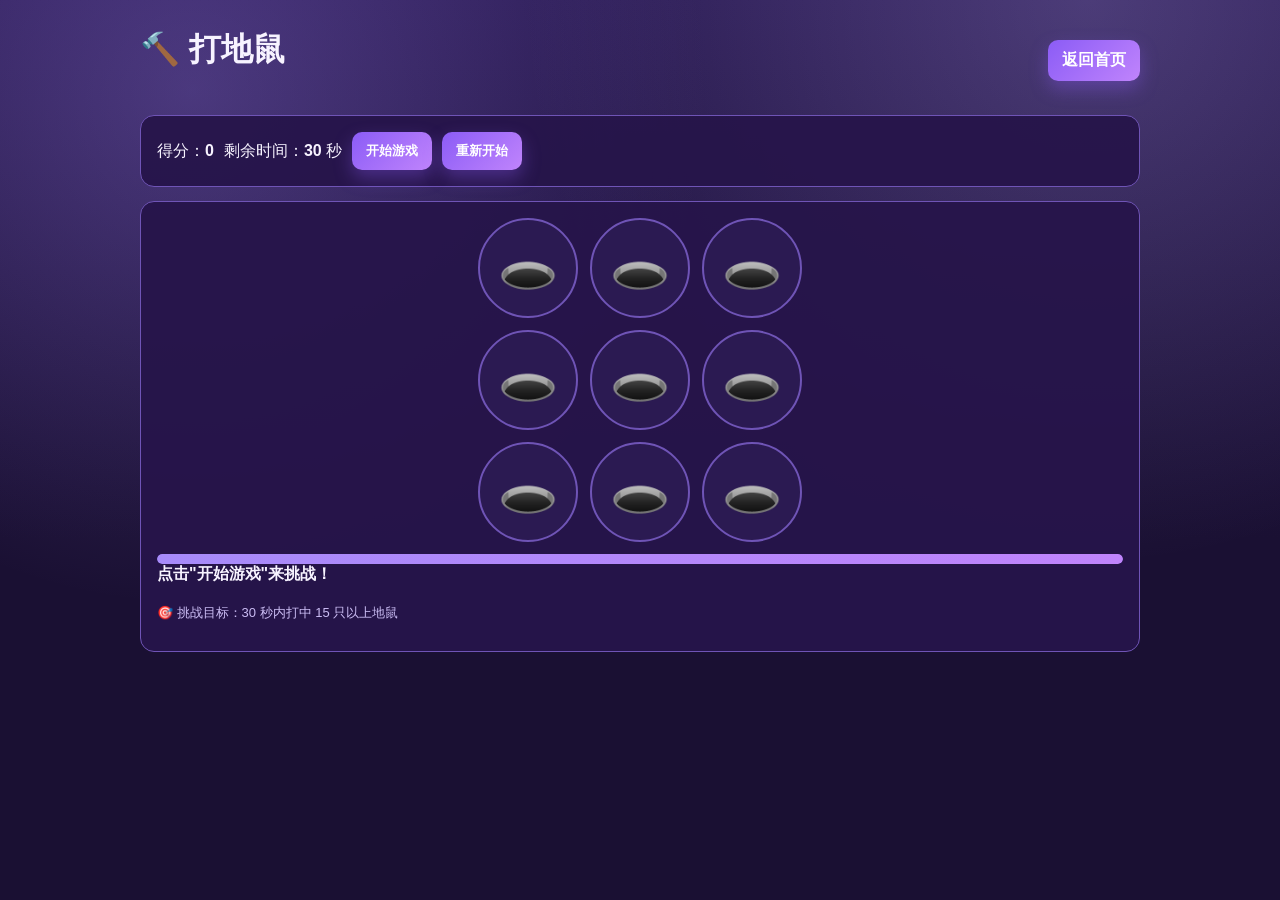
<file: game6-reaction.html>
<!doctype html>
<html lang="zh-CN">
  <head>
    <meta charset="UTF-8" />
    <meta name="viewport" content="width=device-width, initial-scale=1.0" />
    <title>打地鼠</title>
    <link rel="stylesheet" href="./styles.css" />
    <style>
      .mole-board {
        display: grid;
        grid-template-columns: repeat(3, 100px);
        gap: 12px;
        justify-content: center;
      }

      .mole-hole {
        width: 100px;
        height: 100px;
        border-radius: 50%;
        background: #2b1a52;
        border: 2px solid #6f54b6;
        display: flex;
        align-items: center;
        justify-content: center;
        font-size: 48px;
        cursor: pointer;
        user-select: none;
        transition: background 0.15s, transform 0.1s;
      }

      .mole-hole:hover {
        transform: scale(1.05);
      }

      .mole-hole.active {
        background: #7c5ae0;
        animation: mole-pop 0.2s ease-out;
      }

      .mole-hole.hit {
        background: #a78bfa;
      }

      @keyframes mole-pop {
        0% { transform: scale(0.6); }
        100% { transform: scale(1); }
      }

      .timer-bar {
        width: 100%;
        height: 10px;
        background: #3f2b75;
        border-radius: 5px;
        overflow: hidden;
        margin-top: 12px;
      }

      .timer-bar-inner {
        height: 100%;
        background: linear-gradient(90deg, #a78bfa, #c084fc);
        border-radius: 5px;
        transition: width 0.1s linear;
      }

      .gift-modal {
        position: fixed;
        inset: 0;
        background: rgba(10, 6, 24, 0.65);
        display: none;
        align-items: center;
        justify-content: center;
        padding: 16px;
        z-index: 999;
      }
      .gift-modal.show { display: flex; }
      .gift-modal-card {
        width: min(460px, 92vw);
        background: linear-gradient(180deg, #3b246d 0%, #26154a 100%);
        border: 1px solid #8d70d6;
        border-radius: 16px;
        padding: 20px;
        box-shadow: 0 16px 40px rgba(18, 10, 40, 0.45);
      }
      .gift-modal-card h3 { margin-bottom: 10px; }
      .gift-modal-card p { color: #e9ddff; line-height: 1.7; }
      .gift-modal-card .hint { color: #cbbdf4; font-size: 14px; }
    </style>
  </head>
  <body>
    <div class="container">
      <div class="topbar">
        <h1>🔨 打地鼠</h1>
        <a class="link-btn" href="./index.html">返回首页</a>
      </div>

      <div class="panel row">
        <span>得分：<strong id="score">0</strong></span>
        <span>剩余时间：<strong id="timeLeft">30</strong> 秒</span>
        <button id="startBtn">开始游戏</button>
        <button id="restartBtn">重新开始</button>
      </div>

      <div class="panel">
        <div id="board" class="mole-board"></div>
        <div class="timer-bar">
          <div id="timerBar" class="timer-bar-inner" style="width:100%"></div>
        </div>
        <p id="status" class="status">点击"开始游戏"来挑战！</p>
        <p class="footer-note">🎯 挑战目标：30 秒内打中 15 只以上地鼠</p>
      </div>
    </div>

    <!-- 礼物弹窗 -->
    <div id="giftModal" class="gift-modal" role="dialog" aria-modal="true">
      <div class="gift-modal-card">
        <h3>🎁 挑战成功！</h3>
        <p>打地鼠冠军！礼物藏在：<strong>【老人间】</strong>，快去找找看 ❤️</p>
        <p class="hint">提示：找找就能看到啦</p>
        <button id="closeModalBtn">我知道啦</button>
      </div>
    </div>

    <script>
      const boardEl = document.getElementById('board');
      const scoreEl = document.getElementById('score');
      const timeLeftEl = document.getElementById('timeLeft');
      const timerBarEl = document.getElementById('timerBar');
      const statusEl = document.getElementById('status');
      const startBtn = document.getElementById('startBtn');
      const restartBtn = document.getElementById('restartBtn');
      const giftModalEl = document.getElementById('giftModal');
      const closeModalBtn = document.getElementById('closeModalBtn');

      const TOTAL_TIME = 30;
      const CHALLENGE_SCORE = 15;
      const HOLES = 9;

      let score = 0;
      let timeLeft = TOTAL_TIME;
      let gameTimer = null;
      let moleTimer = null;
      let activeMole = -1;
      let playing = false;

      // 初始化棋盘
      function initBoard() {
        boardEl.innerHTML = '';
        for (let i = 0; i < HOLES; i++) {
          const div = document.createElement('div');
          div.className = 'mole-hole';
          div.textContent = '🕳️';
          div.addEventListener('click', () => whack(i));
          boardEl.appendChild(div);
        }
      }

      function getHoles() {
        return boardEl.querySelectorAll('.mole-hole');
      }

      function showMole() {
        const holes = getHoles();
        // 清除之前的地鼠
        if (activeMole >= 0) {
          holes[activeMole].classList.remove('active');
          holes[activeMole].textContent = '🕳️';
        }

        // 随机选一个新洞
        let next;
        do {
          next = Math.floor(Math.random() * HOLES);
        } while (next === activeMole);

        activeMole = next;
        holes[activeMole].classList.add('active');
        holes[activeMole].textContent = '🐹';

        // 地鼠出现时间随分数递减，越来越快
        const interval = Math.max(500, 1000 - score * 25);
        moleTimer = setTimeout(() => {
          if (!playing) return;
          // 地鼠缩回
          holes[activeMole].classList.remove('active');
          holes[activeMole].textContent = '🕳️';
          activeMole = -1;
          showMole();
        }, interval);
      }

      function whack(index) {
        if (!playing || index !== activeMole) return;

        const holes = getHoles();
        clearTimeout(moleTimer);

        score++;
        scoreEl.textContent = String(score);

        // 打中效果
        holes[index].classList.remove('active');
        holes[index].classList.add('hit');
        holes[index].textContent = '💥';

        setTimeout(() => {
          holes[index].classList.remove('hit');
          holes[index].textContent = '🕳️';
          activeMole = -1;
          if (playing) showMole();
        }, 300);
      }

      function updateTimer() {
        timeLeft--;
        timeLeftEl.textContent = String(timeLeft);
        timerBarEl.style.width = ((timeLeft / TOTAL_TIME) * 100) + '%';

        if (timeLeft <= 0) {
          endGame();
        }
      }

      function endGame() {
        playing = false;
        clearInterval(gameTimer);
        clearTimeout(moleTimer);

        const holes = getHoles();
        if (activeMole >= 0) {
          holes[activeMole].classList.remove('active');
          holes[activeMole].textContent = '🕳️';
          activeMole = -1;
        }

        if (score >= CHALLENGE_SCORE) {
          statusEl.textContent = `时间到！最终得分 ${score} 分，挑战成功！🎉`;
          statusEl.className = 'status success';
          giftModalEl.classList.add('show');
        } else {
          statusEl.textContent = `时间到！得分 ${score} 分，需要 ${CHALLENGE_SCORE} 分才能通关，再来一次！`;
          statusEl.className = 'status danger';
        }
      }

      function startGame() {
        if (playing) return;
        playing = true;
        score = 0;
        timeLeft = TOTAL_TIME;
        scoreEl.textContent = '0';
        timeLeftEl.textContent = String(TOTAL_TIME);
        timerBarEl.style.width = '100%';
        statusEl.textContent = '快打地鼠！🔨';
        statusEl.className = 'status';
        giftModalEl.classList.remove('show');

        initBoard();
        showMole();
        gameTimer = setInterval(updateTimer, 1000);
      }

      function resetGame() {
        playing = false;
        clearInterval(gameTimer);
        clearTimeout(moleTimer);
        activeMole = -1;
        score = 0;
        timeLeft = TOTAL_TIME;
        scoreEl.textContent = '0';
        timeLeftEl.textContent = String(TOTAL_TIME);
        timerBarEl.style.width = '100%';
        statusEl.textContent = '点击"开始游戏"来挑战！';
        statusEl.className = 'status';
        giftModalEl.classList.remove('show');
        initBoard();
      }

      startBtn.addEventListener('click', startGame);
      restartBtn.addEventListener('click', resetGame);
      closeModalBtn.addEventListener('click', () => giftModalEl.classList.remove('show'));
      giftModalEl.addEventListener('click', e => {
        if (e.target === giftModalEl) giftModalEl.classList.remove('show');
      });

      initBoard();
    </script>
  </body>
</html>
</file>
<file: styles.css>
:root {
  --bg: #1a1033;
  --card: #26154a;
  --text: #f7f3ff;
  --muted: #cbbdf4;
  --primary: #8b5cf6;
  --primary-hover: #a78bfa;
  --success: #6ee7b7;
  --danger: #fb7185;
  --warning: #fbbf24;
}

* {
  box-sizing: border-box;
}

body {
  margin: 0;
  font-family: -apple-system, BlinkMacSystemFont, "Segoe UI", Roboto, "Helvetica Neue", Arial, sans-serif;
  background:
    radial-gradient(circle at 15% 10%, rgba(167, 139, 250, 0.28) 0%, rgba(167, 139, 250, 0) 38%),
    radial-gradient(circle at 85% 0%, rgba(196, 181, 253, 0.22) 0%, rgba(196, 181, 253, 0) 40%),
    linear-gradient(180deg, #2a1a53 0%, var(--bg) 60%);
  color: var(--text);
  min-height: 100vh;
}

.container {
  width: min(1000px, 92vw);
  margin: 0 auto;
  padding: 28px 0 50px;
}

h1,
h2,
h3,
p {
  margin-top: 0;
}

.subtitle {
  color: var(--muted);
}

.topbar {
  display: flex;
  justify-content: space-between;
  align-items: center;
  margin-bottom: 22px;
  gap: 12px;
}

.link-btn,
button {
  border: 0;
  border-radius: 10px;
  background: linear-gradient(135deg, var(--primary), #c084fc);
  color: #fff;
  padding: 10px 14px;
  cursor: pointer;
  font-weight: 700;
  text-decoration: none;
  transition: 0.2s;
  box-shadow: 0 8px 18px rgba(139, 92, 246, 0.35);
}

.link-btn:hover,
button:hover {
  background: linear-gradient(135deg, var(--primary-hover), #d8b4fe);
  transform: translateY(-1px);
}

.grid {
  display: grid;
  grid-template-columns: repeat(auto-fit, minmax(230px, 1fr));
  gap: 16px;
}

.card {
  background: linear-gradient(180deg, #352060 0%, var(--card) 100%);
  border: 1px solid #5f42a6;
  border-radius: 16px;
  padding: 18px;
  box-shadow: 0 12px 28px rgba(23, 10, 48, 0.45);
}

.card h3 {
  margin-bottom: 8px;
}

.card p {
  color: var(--muted);
  min-height: 42px;
}

.panel {
  background: rgba(38, 21, 74, 0.95);
  border: 1px solid #6f54b6;
  border-radius: 14px;
  padding: 16px;
  margin-bottom: 14px;
}

.row {
  display: flex;
  gap: 10px;
  align-items: center;
  flex-wrap: wrap;
}

input,
select {
  background: #2d1b57;
  color: #fff;
  border: 1px solid #8870cf;
  border-radius: 8px;
  padding: 9px 10px;
  min-width: 120px;
}

.badge {
  display: inline-block;
  border-radius: 999px;
  background: #5a3f9b;
  color: #efe8ff;
  padding: 4px 10px;
  font-size: 12px;
}

.status {
  font-weight: 700;
  min-height: 24px;
}

.success {
  color: var(--success);
}

.danger {
  color: var(--danger);
}

.warning {
  color: var(--warning);
}

.board {
  display: grid;
  gap: 8px;
}

.center {
  text-align: center;
}

canvas {
  display: block;
  max-width: 100%;
  background: #1f1242;
  border: 1px solid #8870cf;
  border-radius: 10px;
}

.footer-note {
  color: var(--muted);
  font-size: 13px;
  margin-top: 16px;
}
</file>
